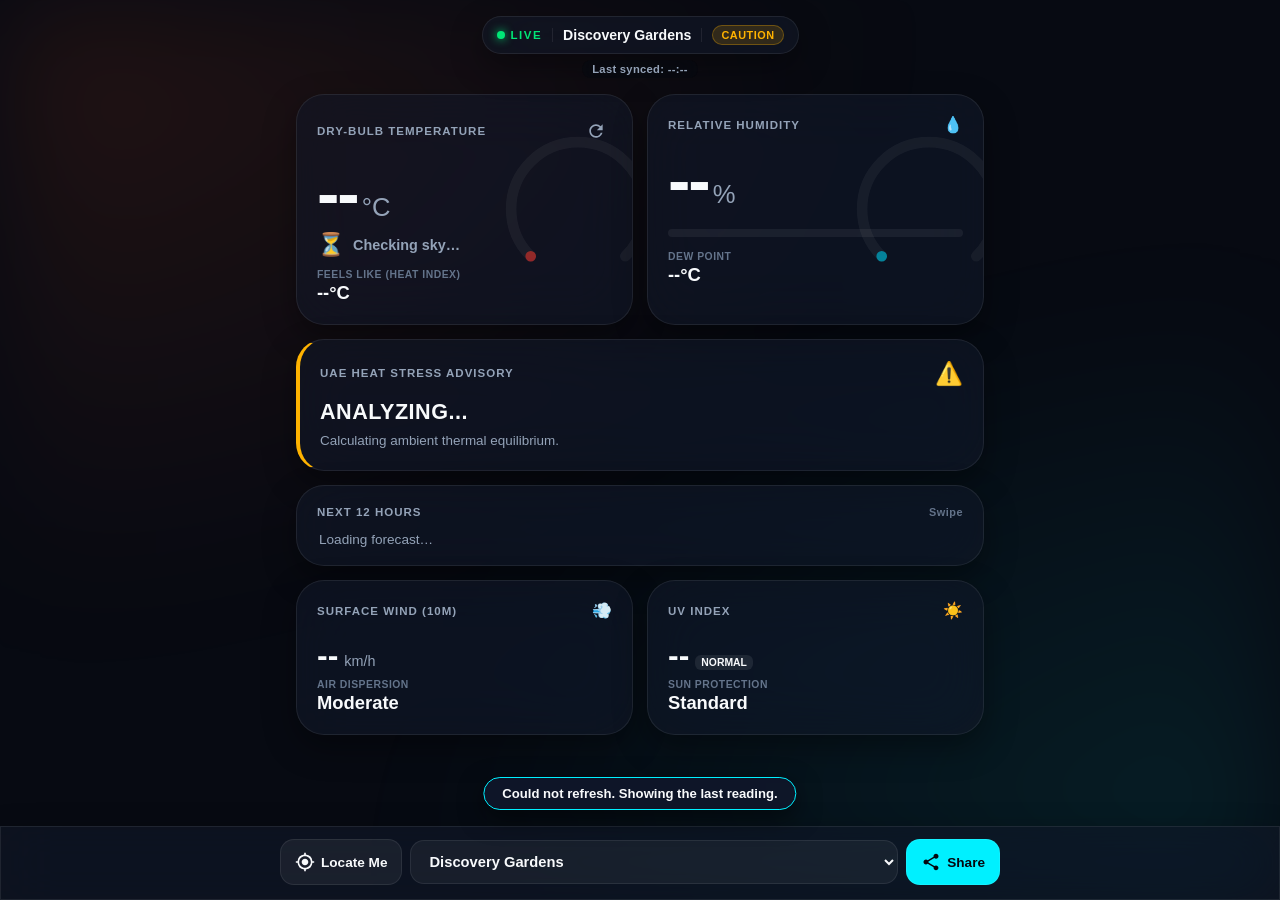
<file: index.html>
<!DOCTYPE html>
<html lang="en">
<head>
  <meta charset="UTF-8">
  <meta name="viewport" content="width=device-width, initial-scale=1.0, viewport-fit=cover">
  <title>Dubai Heat &amp; Humidity Live Tracker | Microclimate Telemetry</title>
  <meta name="description" content="Hyper-local real-time temperature, humidity, and heat index monitor across Dubai streets, highways, Discovery Gardens, and Jebel Ali.">
  <meta name="theme-color" content="#070A12">
  <meta name="apple-mobile-web-app-capable" content="yes">
  <meta name="apple-mobile-web-app-status-bar-style" content="black-translucent">
  <meta name="apple-mobile-web-app-title" content="Dubai Climate">
  <link rel="apple-touch-icon" href="./public/icons/apple-touch-icon.svg">
  <meta property="og:type" content="website">
  <meta property="og:url" content="https://esp046-cyber.github.io/dubai-climate-pwa/">
  <meta property="og:site_name" content="Dubai Heat &amp; Humidity Tracker">
  <meta property="og:title" content="Dubai Live Heat &amp; Humidity Tracker">
  <meta property="og:description" content="Hyper-local real-time temperature, humidity, and apparent heat stress index across Dubai streets, Jebel Ali, Discovery Gardens, and transit belts.">
  <meta property="og:image" content="https://esp046-cyber.github.io/dubai-climate-pwa/public/og-image.png">
  <meta property="og:image:alt" content="Dubai Heat and Humidity Live Tracker Dashboard Graphic">
  <meta name="twitter:card" content="summary_large_image">
  <meta name="twitter:title" content="Dubai Live Heat &amp; Humidity Tracker">
  <meta name="twitter:description" content="Track live microclimates across Dubai streets and major highways.">
  <meta name="twitter:image" content="https://esp046-cyber.github.io/dubai-climate-pwa/public/og-image.png">
  <link rel="manifest" href="./manifest.webmanifest">
  <link rel="icon" type="image/svg+xml" href="./public/favicon.svg">
  <link rel="alternate icon" href="./public/favicon.ico">
  <link rel="stylesheet" href="./src/css/styles.css">
</head>
<body class="theme-ambient">
  <div class="mesh-bg" id="meshBg"></div>

  <aside id="installBanner" class="install-banner hidden">
    <div class="install-banner-content">
      <span class="install-icon">📲</span>
      <div>
        <div style="font-weight: 700; font-size: 0.95rem;">Install Dubai Climate PWA</div>
        <div style="font-size: 0.78rem; color: var(--text-muted);">Quick access for hyper-local street updates</div>
      </div>
    </div>
    <div style="display: flex; gap: 8px;">
      <button id="installDismiss" class="btn btn-secondary" style="padding: 6px 12px; font-size: 0.8rem;">Dismiss</button>
      <button id="installConfirm" class="btn btn-primary" style="padding: 6px 14px; font-size: 0.8rem;">Install</button>
    </div>
  </aside>

  <div class="app-layout">
    <header class="top-capsule-wrapper">
      <div class="top-capsule glass">
        <div class="pulse-indicator"><span class="pulse-dot"></span><span class="live-label">LIVE</span></div>
        <div class="capsule-divider"></div>
        <span id="capsuleLocation" class="capsule-location">Discovery Gardens</span>
        <div class="capsule-divider"></div>
        <div id="capsuleBadge" class="capsule-badge badge-caution">CAUTION</div>
      </div>
      <p id="lastSynced" class="last-synced">Last synced: --:--</p>
    </header>

    <main class="dashboard-container" role="region" aria-label="Live Dubai conditions">
      <section class="bento-card card-hero glass" id="cardTemp">
        <svg class="gauge" viewBox="0 0 100 100" aria-hidden="true" focusable="false">
          <defs><linearGradient id="gaugeHeat" x1="0" y1="1" x2="1" y2="0"><stop offset="0" stop-color="#FFB300"/><stop offset="1" stop-color="#FF1744"/></linearGradient></defs>
          <circle class="gauge-track" cx="50" cy="50" r="44" pathLength="100"/>
          <circle id="gaugeTemp" class="gauge-fill" cx="50" cy="50" r="44" pathLength="100" stroke="url(#gaugeHeat)"/>
        </svg>
        <div class="card-header">
          <span class="card-label">DRY-BULB TEMPERATURE</span>
          <button id="btnRefresh" class="icon-button" aria-label="Refresh telemetry" title="Refresh">
            <svg id="refreshIcon" class="svg-icon" viewBox="0 0 24 24"><path d="M17.65 6.35A7.958 7.958 0 0 0 12 4c-4.42 0-7.99 3.58-7.99 8s3.57 8 7.99 8c3.73 0 6.84-2.55 7.73-6h-2.08A5.99 5.99 0 0 1 12 18c-3.31 0-6-2.69-6-6s2.69-6 6-6c1.66 0 3.14.69 4.22 1.78L13 11h7V4l-2.35 2.35z"/></svg>
          </button>
        </div>
        <div class="hero-metric-wrap"><span id="valTemp" class="hero-number">--</span><span class="hero-unit">°C</span></div>
        <div class="condition"><span id="condIcon" aria-hidden="true">⏳</span><span id="condLabel">Checking sky…</span></div>
        <div class="hero-footer"><span class="sub-metric-label">FEELS LIKE (HEAT INDEX)</span><span id="valFeelsLike" class="sub-metric-value">--°C</span></div>
      </section>

      <section class="bento-card card-humidity glass">
        <svg class="gauge" viewBox="0 0 100 100" aria-hidden="true" focusable="false">
          <defs><linearGradient id="gaugeWet" x1="0" y1="1" x2="1" y2="0"><stop offset="0" stop-color="#00B0FF"/><stop offset="1" stop-color="#00F0FF"/></linearGradient></defs>
          <circle class="gauge-track" cx="50" cy="50" r="44" pathLength="100"/>
          <circle id="gaugeHumid" class="gauge-fill" cx="50" cy="50" r="44" pathLength="100" stroke="url(#gaugeWet)"/>
        </svg>
        <div class="card-header"><span class="card-label">RELATIVE HUMIDITY</span><span class="water-droplet-icon">💧</span></div>
        <div class="hero-metric-wrap"><span id="valHumidity" class="hero-number">--</span><span class="hero-unit">%</span></div>
        <div class="progress-bar-bg"><div id="barHumidity" class="progress-bar-fill" style="width: 0%;"></div></div>
        <div class="hero-footer" style="margin-top: 14px;"><span class="sub-metric-label">DEW POINT</span><span id="valDewPoint" class="sub-metric-value">--°C</span></div>
      </section>

      <section class="bento-card card-warning glass" id="cardStress">
        <div class="card-header"><span class="card-label">UAE HEAT STRESS ADVISORY</span><span id="stressIcon" style="font-size: 1.4rem;">⚠️</span></div>
        <div id="stressLevel" class="stress-title">ANALYZING...</div>
        <p id="stressDesc" class="stress-description">Calculating ambient thermal equilibrium.</p>
      </section>

      <section class="bento-card card-hourly glass" aria-label="Next 12 hours forecast">
        <div class="card-header"><span class="card-label">NEXT 12 HOURS</span><span class="card-hint">Swipe</span></div>
        <div id="hourlyScroll" class="hourly-scroll" role="list" tabindex="0" aria-label="Hourly forecast, scrollable"><p class="hourly-empty">Loading forecast…</p></div>
      </section>

      <section class="bento-card card-secondary glass">
        <div class="card-header"><span class="card-label">SURFACE WIND (10M)</span><span>💨</span></div>
        <div class="metric-row"><span id="valWind" class="secondary-number">--</span><span class="secondary-unit">km/h</span></div>
        <div class="hero-footer" style="margin-top: auto;"><span class="sub-metric-label">AIR DISPERSION</span><span id="valDispersion" class="sub-metric-value">Moderate</span></div>
      </section>

      <section class="bento-card card-secondary glass">
        <div class="card-header"><span class="card-label">UV INDEX</span><span>☀️</span></div>
        <div class="metric-row"><span id="valUv" class="secondary-number">--</span><span id="badgeUv" class="status-pill-sub">NORMAL</span></div>
        <div class="hero-footer" style="margin-top: auto;"><span class="sub-metric-label">SUN PROTECTION</span><span id="valUvGuidance" class="sub-metric-value">Standard</span></div>
      </section>
    </main>
    <p id="srStatus" class="sr-only" aria-live="polite"></p>

    <nav class="bottom-nav-bar glass">
      <div class="bottom-actions-container">
        <button id="btnGeo" class="btn btn-floating" aria-label="Use Current Street / GPS">
          <svg class="svg-icon" viewBox="0 0 24 24"><path d="M12 8c-2.21 0-4 1.79-4 4s1.79 4 4 4 4-1.79 4-4-1.79-4-4-4zm8.94 3A8.994 8.994 0 0 0 13 3.06V1h-2v2.06A8.994 8.994 0 0 0 3.06 11H1v2h2.06A8.994 8.994 0 0 0 11 20.94V23h2v-2.06A8.994 8.994 0 0 0 20.94 13H23v-2h-2.06zM12 19c-3.87 0-7-3.13-7-7s3.13-7 7-7 7 3.13 7 7-3.13 7-7 7z"/></svg>
          <span>Locate Me</span>
        </button>
        <div class="location-select-wrap"><select id="selectLocation" class="custom-select" aria-label="Select Dubai District"></select></div>
        <button id="btnShare" class="btn btn-floating btn-share" aria-label="Share telemetry report">
          <svg class="svg-icon" viewBox="0 0 24 24"><path d="M18 16.08c-.76 0-1.44.3-1.96.77L8.91 12.7c.05-.23.09-.46.09-.7s-.04-.47-.09-.7l7.05-4.11c.54.5 1.25.81 2.04.81 1.66 0 3-1.34 3-3s-1.34-3-3-3-3 1.34-3 3c0 .24.04.47.09.7L8.04 9.81C7.5 9.31 6.79 9 6 9c-1.66 0-3 1.34-3 3s1.34 3 3 3c.79 0 1.5-.31 2.04-.81l7.12 4.16c-.05.21-.08.43-.08.65 0 1.61 1.31 2.92 2.92 2.92 1.61 0 2.92-1.31 2.92-2.92s-1.31-2.92-2.92-2.92z"/></svg>
          <span>Share</span>
        </button>
      </div>
    </nav>
  </div>

  <div id="pullIndicator" class="pull-indicator" aria-hidden="true"><svg class="svg-icon" viewBox="0 0 24 24"><path d="M17.65 6.35A7.958 7.958 0 0 0 12 4c-4.42 0-7.99 3.58-7.99 8s3.57 8 7.99 8c3.73 0 6.84-2.55 7.73-6h-2.08A5.99 5.99 0 0 1 12 18c-3.31 0-6-2.69-6-6s2.69-6 6-6c1.66 0 3.14.69 4.22 1.78L13 11h7V4l-2.35 2.35z"/></svg></div>

  <div id="toast" class="toast-capsule hidden">Copied to clipboard</div>

  <script src="./src/js/locations.js"></script>
  <script src="./src/js/weather-api.js"></script>
  <script src="./src/js/share.js"></script>
  <script src="./src/js/app.js"></script>
</body>
</html>
</file>
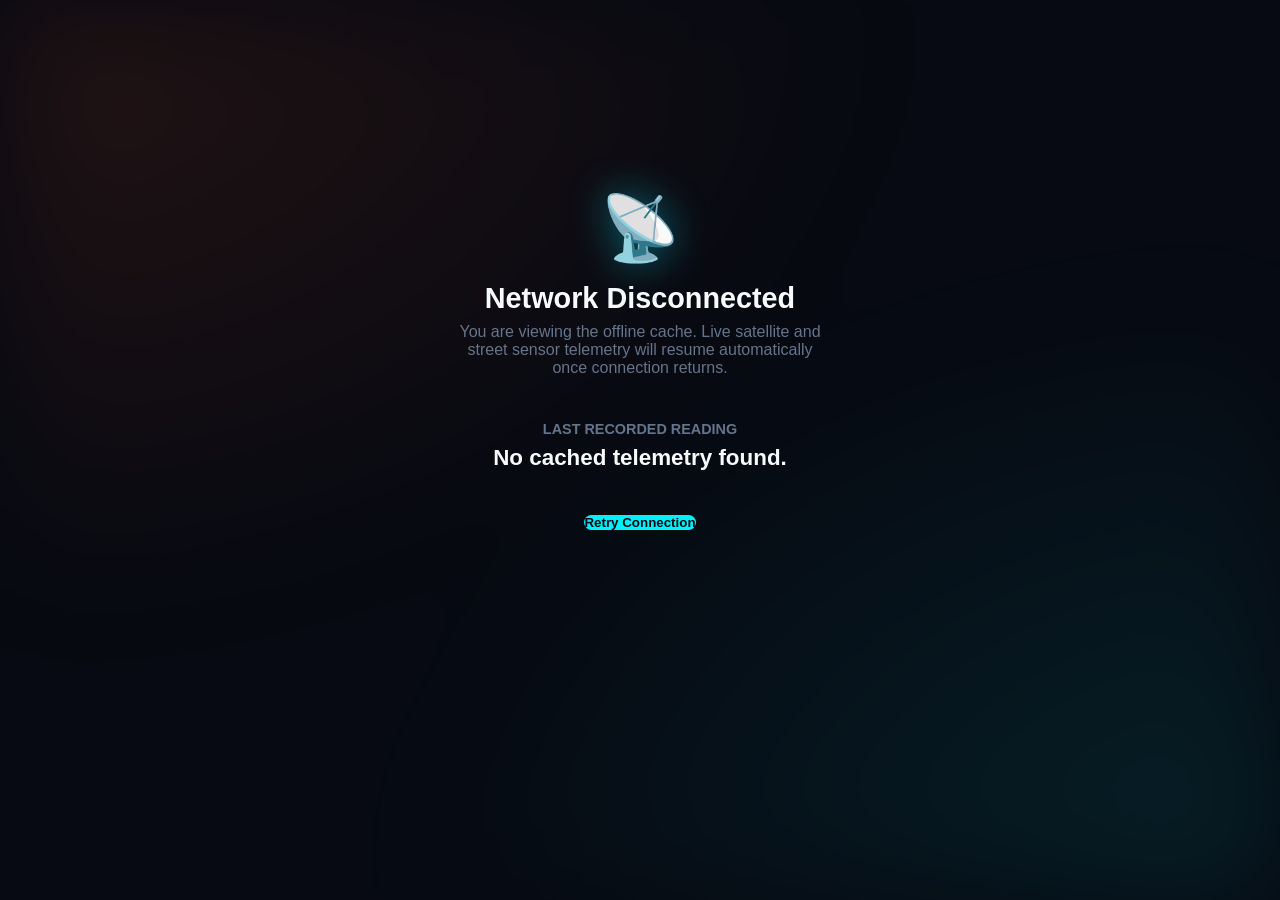
<file: offline.html>
<!DOCTYPE html>
<html lang="en">
<head>
  <meta charset="UTF-8">
  <meta name="viewport" content="width=device-width, initial-scale=1.0, viewport-fit=cover">
  <title>Offline | Dubai Heat &amp; Humidity Tracker</title>
  <link rel="stylesheet" href="./src/css/styles.css">
  <style>
    .offline-container { display: flex; flex-direction: column; align-items: center; justify-content: center; min-height: 80vh; text-align: center; padding: 24px; }
    .offline-icon { font-size: 64px; margin-bottom: 16px; filter: drop-shadow(0 0 20px rgba(0, 229, 255, 0.4)); }
  </style>
</head>
<body class="theme-ambient">
  <div class="mesh-bg"></div>
  <main class="offline-container">
    <div class="offline-icon">📡</div>
    <h1 style="font-size: 1.8rem; margin-bottom: 8px;">Network Disconnected</h1>
    <p style="color: var(--text-muted); max-width: 380px; margin-bottom: 24px;">
      You are viewing the offline cache. Live satellite and street sensor telemetry will resume automatically once connection returns.
    </p>
    <div class="bento-card" style="width: 100%; max-width: 400px; margin-bottom: 24px;">
      <h3 style="color: var(--text-muted); font-size: 0.9rem; margin-bottom: 8px;">LAST RECORDED READING</h3>
      <div id="offline-saved-metric" style="font-size: 1.4rem; font-weight: 700;">Loading cached data...</div>
    </div>
    <button class="btn btn-primary" onclick="window.location.reload();">Retry Connection</button>
  </main>
  <script>
    const cached = localStorage.getItem('dubai_last_weather');
    if (cached) {
      try {
        const data = JSON.parse(cached);
        document.getElementById('offline-saved-metric').innerHTML = `
          ${data.locationName}<br>
          <span style="color: var(--accent-orange); font-size: 2.2rem;">${data.temp}°C</span>
          <span style="color: var(--accent-cyan); font-size: 1.4rem; margin-left: 12px;">💧 ${data.humidity}%</span>
        `;
      } catch (e) {
        document.getElementById('offline-saved-metric').innerText = 'No cached telemetry found.';
      }
    } else {
      document.getElementById('offline-saved-metric').innerText = 'No cached telemetry found.';
    }
  </script>
</body>
</html>
</file>
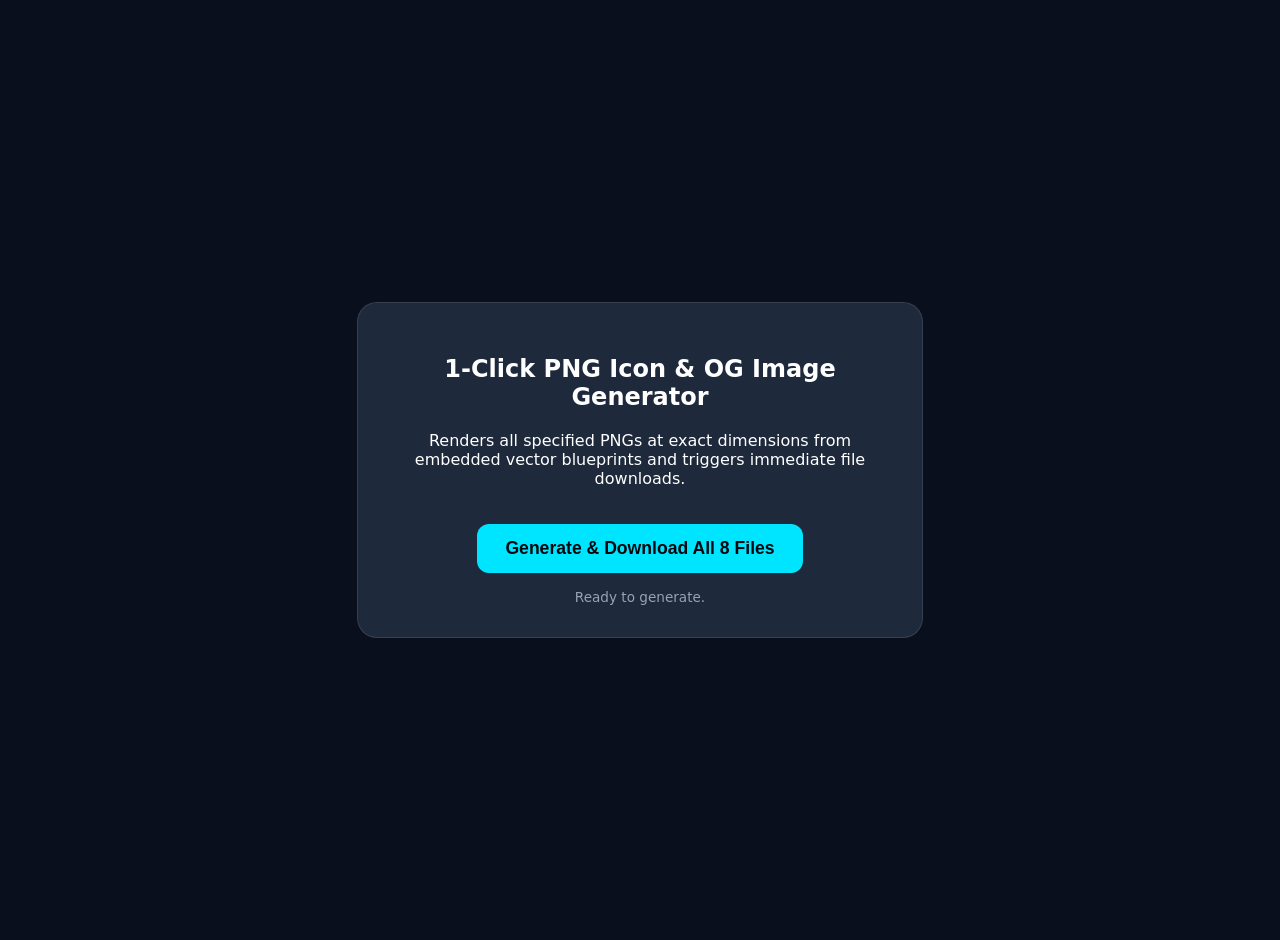
<file: scripts/generate-png-assets.html>
<!DOCTYPE html>
<html lang="en">
<head>
  <meta charset="UTF-8">
  <title>Dubai Climate PWA — 1-Click PNG Asset Generator</title>
  <style>
    body { font-family: system-ui, sans-serif; background: #0A0F1D; color: #FFF; display: flex; flex-direction: column; align-items: center; justify-content: center; min-height: 100vh; margin: 0; padding: 20px; text-align: center; }
    .box { background: #1E293B; padding: 32px; border-radius: 20px; border: 1px solid rgba(255,255,255,0.1); max-width: 500px; }
    button { background: #00E5FF; color: #05070E; border: none; padding: 14px 28px; font-size: 1.1rem; font-weight: 800; border-radius: 12px; cursor: pointer; margin-top: 20px; }
    button:hover { background: #33ECFF; }
    #log { margin-top: 16px; font-size: 0.85rem; color: #94A3B8; }
  </style>
</head>
<body>
  <div class="box">
    <h2>1-Click PNG Icon &amp; OG Image Generator</h2>
    <p>Renders all specified PNGs at exact dimensions from embedded vector blueprints and triggers immediate file downloads.</p>
    <button id="btnGen">Generate &amp; Download All 8 Files</button>
    <div id="log">Ready to generate.</div>
  </div>
  <canvas id="cvs" style="display: none;"></canvas>
  <script>
    const ASSETS = [
      { name: "favicon-16x16.png", width: 16, height: 16, draw: drawIcon },
      { name: "favicon-32x32.png", width: 32, height: 32, draw: drawIcon },
      { name: "apple-touch-icon.png", width: 180, height: 180, draw: drawIcon },
      { name: "icon-192.png", width: 192, height: 192, draw: drawIcon },
      { name: "icon-512.png", width: 512, height: 512, draw: drawIcon },
      { name: "icon-maskable-192.png", width: 192, height: 192, draw: drawMaskable },
      { name: "icon-maskable-512.png", width: 512, height: 512, draw: drawMaskable },
      { name: "og-image.png", width: 1200, height: 630, draw: drawOgImage }
    ];

    function drawIcon(ctx, w, h) {
      ctx.fillStyle = "#0A0F1D";
      ctx.fillRect(0, 0, w, h);
      const scale = w / 100;
      ctx.fillStyle = "#FF5722";
      ctx.beginPath();
      ctx.arc(40 * scale, 65 * scale, 14 * scale, 0, Math.PI * 2);
      ctx.fill();
      ctx.fillRect(34 * scale, 25 * scale, 12 * scale, 40 * scale);
      ctx.beginPath();
      ctx.arc(40 * scale, 25 * scale, 6 * scale, 0, Math.PI * 2);
      ctx.fill();
      ctx.fillStyle = "#00E5FF";
      ctx.beginPath();
      ctx.arc(68 * scale, 62 * scale, 12 * scale, 0, Math.PI * 2);
      ctx.fill();
      ctx.beginPath();
      ctx.moveTo(56 * scale, 62 * scale);
      ctx.lineTo(68 * scale, 40 * scale);
      ctx.lineTo(80 * scale, 62 * scale);
      ctx.fill();
    }

    function drawMaskable(ctx, w, h) {
      ctx.fillStyle = "#0A0F1D";
      ctx.fillRect(0, 0, w, h);
      ctx.save();
      ctx.translate(w * 0.1, h * 0.1);
      ctx.scale(0.8, 0.8);
      drawIcon(ctx, w, h);
      ctx.restore();
    }

    function drawOgImage(ctx, w, h) {
      const grad = ctx.createLinearGradient(0, 0, w, h);
      grad.addColorStop(0, "#050811");
      grad.addColorStop(0.5, "#0B132B");
      grad.addColorStop(1, "#170F1C");
      ctx.fillStyle = grad;
      ctx.fillRect(0, 0, w, h);
      ctx.fillStyle = "#111827";
      ctx.beginPath();
      ctx.moveTo(0, 630);
      ctx.lineTo(0, 520);
      ctx.lineTo(140, 480);
      ctx.lineTo(300, 420);
      ctx.lineTo(480, 500);
      ctx.lineTo(605, 120);
      ctx.lineTo(720, 460);
      ctx.lineTo(880, 430);
      ctx.lineTo(1200, 560);
      ctx.lineTo(1200, 630);
      ctx.fill();
      ctx.fillStyle = "#00E5FF";
      ctx.font = "bold 26px system-ui";
      ctx.fillText("DUBAI MICROCLIMATE TELEMETRY", 100, 160);
      ctx.fillStyle = "#FFFFFF";
      ctx.font = "bold 58px system-ui";
      ctx.fillText("Live Heat & Humidity Tracker", 100, 230);
      ctx.fillStyle = "#94A3B8";
      ctx.font = "30px system-ui";
      ctx.fillText("Jebel Ali • Discovery Gardens • SZR • E311 • E611", 100, 310);
    }

    document.getElementById('btnGen').addEventListener('click', async () => {
      const cvs = document.getElementById('cvs');
      const ctx = cvs.getContext('2d');
      const log = document.getElementById('log');
      for (let i = 0; i < ASSETS.length; i++) {
        const item = ASSETS[i];
        cvs.width = item.width;
        cvs.height = item.height;
        ctx.clearRect(0, 0, item.width, item.height);
        item.draw(ctx, item.width, item.height);
        const dataUrl = cvs.toDataURL("image/png");
        const a = document.createElement('a');
        a.href = dataUrl;
        a.download = item.name;
        document.body.appendChild(a);
        a.click();
        document.body.removeChild(a);
        log.textContent = `Generated & downloaded (${i + 1}/${ASSETS.length}): ${item.name}`;
        await new Promise(r => setTimeout(r, 250));
      }
      log.textContent = "All 8 files downloaded. Copy PNG icons to /public/icons/ and og-image.png to /public/";
    });
  </script>
</body>
</html>
</file>
<file: src/css/styles.css>
:root {
  --bg-core: #070A12; --panel-bg: rgba(18, 24, 38, 0.65); --panel-border: rgba(255, 255, 255, 0.08); --panel-highlight: rgba(255, 255, 255, 0.03);
  --text-primary: #F8FAFC; --text-secondary: #94A3B8; --text-muted: #64748B;
  --accent-cyan: #00F0FF; --accent-orange: #FF5722; --accent-amber: #FFB300; --accent-danger: #FF1744; --accent-safe: #00E676;
  --radius-xl: 28px; --radius-lg: 20px; --radius-md: 14px; --radius-pill: 9999px;
  --font-main: -apple-system, BlinkMacSystemFont, "SF Pro Display", "Segoe UI", Roboto, sans-serif;
  --transition-fluid: all 0.4s cubic-bezier(0.16, 1, 0.3, 1);
}
*, *::before, *::after { box-sizing: border-box; margin: 0; padding: 0; -webkit-tap-highlight-color: transparent; }
body { font-family: var(--font-main); background-color: var(--bg-core); color: var(--text-primary); min-height: 100vh; min-height: 100dvh; overflow-x: hidden; position: relative; font-variant-numeric: tabular-nums; -webkit-font-smoothing: antialiased; }
.mesh-bg { position: fixed; inset: 0; z-index: -1; background: radial-gradient(at 0% 0%, rgba(255, 87, 34, 0.12) 0px, transparent 50%), radial-gradient(at 100% 100%, rgba(0, 240, 255, 0.10) 0px, transparent 50%); filter: blur(60px); transition: var(--transition-fluid); pointer-events: none; }
.glass { background: var(--panel-bg); backdrop-filter: blur(28px) saturate(190%); -webkit-backdrop-filter: blur(28px) saturate(190%); border: 1px solid var(--panel-border); box-shadow: 0 12px 32px 0 rgba(0, 0, 0, 0.37); }
.app-layout { max-width: 720px; margin: 0 auto; padding: 16px 16px calc(130px + env(safe-area-inset-bottom)) 16px; display: flex; flex-direction: column; gap: 16px; }
.top-capsule-wrapper { display: flex; flex-direction: column; align-items: center; gap: 6px; position: sticky; top: 12px; z-index: 40; }
.top-capsule { display: inline-flex; align-items: center; gap: 10px; max-width: 100%; min-width: 0; padding: 8px 14px; border-radius: var(--radius-pill); }
.pulse-indicator { display: flex; align-items: center; gap: 6px; }
.pulse-dot { width: 8px; height: 8px; background-color: var(--accent-safe); border-radius: 50%; box-shadow: 0 0 10px var(--accent-safe); animation: pulseLive 2s infinite; }
@keyframes pulseLive { 0% { transform: scale(0.95); opacity: 0.8; } 50% { transform: scale(1.3); opacity: 1; } 100% { transform: scale(0.95); opacity: 0.8; } }
.live-label { font-size: 0.72rem; font-weight: 800; letter-spacing: 1.5px; color: var(--accent-safe); }
.capsule-divider { width: 1px; height: 14px; background: var(--panel-border); }
.capsule-location { font-size: 0.88rem; font-weight: 600; flex: 0 1 auto; min-width: 0; white-space: nowrap; overflow: hidden; text-overflow: ellipsis; }
.capsule-badge, .pulse-indicator { flex-shrink: 0; white-space: nowrap; }
.last-synced { font-size: 0.7rem; font-weight: 600; letter-spacing: 0.3px; color: var(--text-secondary); padding: 3px 10px; border-radius: var(--radius-pill); background: rgba(7, 10, 18, 0.55); backdrop-filter: blur(12px); -webkit-backdrop-filter: blur(12px); }
.condition { display: flex; align-items: center; gap: 8px; margin: -4px 0 12px; font-size: 0.9rem; font-weight: 600; color: var(--text-secondary); }
#condIcon { font-size: 1.4rem; line-height: 1; }
.capsule-badge { font-size: 0.68rem; font-weight: 800; padding: 3px 8px; border-radius: var(--radius-pill); letter-spacing: 0.5px; }
.badge-safe { background: rgba(0, 230, 118, 0.15); color: var(--accent-safe); border: 1px solid rgba(0, 230, 118, 0.3); }
.badge-caution { background: rgba(255, 179, 0, 0.15); color: var(--accent-amber); border: 1px solid rgba(255, 179, 0, 0.3); }
.badge-danger { background: rgba(255, 23, 68, 0.15); color: var(--accent-danger); border: 1px solid rgba(255, 23, 68, 0.3); }
.dashboard-container { display: grid; grid-template-columns: repeat(2, 1fr); gap: 14px; }
.bento-card { border-radius: var(--radius-xl); padding: 20px; display: flex; flex-direction: column; position: relative; overflow: hidden; }
.card-hero { grid-column: span 1; }
.card-humidity { grid-column: span 1; }
.card-warning { grid-column: span 2; border-left: 4px solid var(--accent-amber); }
.card-secondary { grid-column: span 1; }
.card-header { display: flex; justify-content: space-between; align-items: center; margin-bottom: 12px; }
.card-label { font-size: 0.72rem; font-weight: 700; letter-spacing: 1px; color: var(--text-secondary); }
.hero-metric-wrap { display: flex; align-items: baseline; gap: 4px; margin-bottom: 12px; }
.hero-number { font-size: clamp(3.2rem, 9vw, 4.2rem); font-weight: 800; line-height: 1; letter-spacing: -2px; }
.hero-unit { font-size: 1.6rem; font-weight: 400; color: var(--text-secondary); }
.hero-footer { display: flex; flex-direction: column; gap: 2px; }
.sub-metric-label { font-size: 0.65rem; font-weight: 700; color: var(--text-muted); letter-spacing: 0.5px; }
.sub-metric-value { font-size: 1.15rem; font-weight: 700; color: var(--text-primary); }
.metric-row { display: flex; align-items: baseline; gap: 6px; margin: 6px 0; }
.secondary-number { font-size: 2rem; font-weight: 800; line-height: 1.1; }
.secondary-unit { font-size: 0.9rem; color: var(--text-secondary); }
.status-pill-sub { font-size: 0.65rem; font-weight: 700; padding: 2px 6px; border-radius: 6px; background: rgba(255, 255, 255, 0.08); }
.progress-bar-bg { width: 100%; height: 8px; background: rgba(255, 255, 255, 0.06); border-radius: 4px; overflow: hidden; margin-top: 4px; }
.progress-bar-fill { height: 100%; background: linear-gradient(90deg, #00B0FF, #00F0FF); border-radius: 4px; transition: width 0.8s cubic-bezier(0.16, 1, 0.3, 1); }
.stress-title { font-size: 1.35rem; font-weight: 800; letter-spacing: 0.5px; margin-bottom: 6px; }
.stress-description { font-size: 0.84rem; color: var(--text-secondary); line-height: 1.45; }
.icon-button { background: transparent; border: none; cursor: pointer; color: var(--text-secondary); padding: 6px; border-radius: 50%; display: flex; align-items: center; justify-content: center; transition: var(--transition-fluid); }
.icon-button:hover { color: var(--text-primary); background: rgba(255, 255, 255, 0.06); }
.svg-icon { width: 20px; height: 20px; fill: currentColor; }
.rotating { animation: spin 0.8s linear infinite; }
@keyframes spin { 100% { transform: rotate(360deg); } }
.bottom-nav-bar { position: fixed; bottom: 0; left: 0; right: 0; z-index: 50; padding: 12px 16px; padding-bottom: max(14px, env(safe-area-inset-bottom)); border-top: 1px solid var(--panel-border); }
.bottom-actions-container { max-width: 720px; margin: 0 auto; display: flex; align-items: center; gap: 8px; }
.btn-floating { flex-shrink: 0; }
.location-select-wrap { flex: 1 1 0; min-width: 0; }
.custom-select { width: 100%; min-width: 0; text-overflow: ellipsis; white-space: nowrap; overflow: hidden; background: rgba(255, 255, 255, 0.05); color: var(--text-primary); border: 1px solid var(--panel-border); padding: 12px 14px; border-radius: var(--radius-md); font-size: 0.92rem; font-weight: 600; outline: none; cursor: pointer; }
.custom-select option { background-color: #0F172A; color: #FFF; }
.btn { display: inline-flex; align-items: center; justify-content: center; gap: 6px; border-radius: var(--radius-md); border: none; font-weight: 700; cursor: pointer; transition: var(--transition-fluid); white-space: nowrap; }
.btn:active { transform: scale(0.96); }
.btn-floating { background: rgba(255, 255, 255, 0.06); color: var(--text-primary); border: 1px solid var(--panel-border); padding: 12px 14px; font-size: 0.85rem; }
.btn-share { background: var(--accent-cyan); color: #05070E; }
.btn-primary { background: var(--accent-cyan); color: #05070E; }
.btn-secondary { background: rgba(255, 255, 255, 0.08); color: var(--text-primary); }
.install-banner { background: var(--panel-bg); border: 1px solid var(--panel-border); border-radius: var(--radius-lg); padding: 12px 16px; display: flex; align-items: center; justify-content: space-between; backdrop-filter: blur(20px); margin-bottom: 8px; }
.install-banner-content { display: flex; align-items: center; gap: 12px; }
.install-icon { font-size: 1.6rem; }
.toast-capsule { position: fixed; bottom: 90px; left: 50%; transform: translateX(-50%); background: rgba(15, 23, 42, 0.95); border: 1px solid var(--accent-cyan); color: var(--text-primary); padding: 8px 18px; border-radius: var(--radius-pill); font-size: 0.82rem; font-weight: 700; z-index: 100; box-shadow: 0 8px 24px rgba(0, 0, 0, 0.5); pointer-events: none; transition: opacity 0.3s ease; }
.hidden { display: none !important; }
@media (max-width: 480px) {
  .dashboard-container { grid-template-columns: repeat(2, 1fr); gap: 12px; }
  .card-hero, .card-humidity, .card-warning { grid-column: span 2; }
  .card-secondary { grid-column: span 1; padding: 16px; }
  .hero-number { font-size: 3.6rem; }
  .secondary-number { font-size: 1.7rem; }
  .btn-floating span { display: none; }
  .btn-floating { width: 48px; height: 48px; padding: 0; }
  .custom-select { padding: 12px 10px; font-size: 0.88rem; }
}

/* ==========================================================================
   v4 polish: gauges, hourly slider, thermal alert, pull-to-refresh
   ========================================================================== */
body { overscroll-behavior-y: contain; }
.sr-only { position: absolute; width: 1px; height: 1px; padding: 0; margin: -1px; overflow: hidden; clip: rect(0, 0, 0, 0); white-space: nowrap; border: 0; }
.bento-card > :not(.gauge) { position: relative; z-index: 1; }

/* Radial gauges */
.gauge { position: absolute; right: -22px; top: 50%; width: 152px; height: 152px; transform: translateY(-50%) rotate(135deg); opacity: 0.55; pointer-events: none; z-index: 0; }
.gauge circle { fill: none; stroke-width: 7; stroke-linecap: round; }
.gauge-track { stroke: rgba(255, 255, 255, 0.09); stroke-dasharray: 75 100; }
.gauge-fill { stroke-dasharray: 0 100; transition: stroke-dasharray 0.9s cubic-bezier(0.16, 1, 0.3, 1); }

/* Hourly slider */
.card-hourly { grid-column: span 2; padding-bottom: 12px; }
.card-hint { font-size: 0.68rem; font-weight: 700; color: var(--text-muted); letter-spacing: 0.5px; }
.hourly-scroll { display: flex; gap: 10px; overflow-x: auto; scroll-snap-type: x proximity; -webkit-overflow-scrolling: touch; scrollbar-width: none; padding: 2px 18px 6px 2px; margin-right: -4px; -webkit-mask-image: linear-gradient(to right, #000 calc(100% - 28px), transparent); mask-image: linear-gradient(to right, #000 calc(100% - 28px), transparent); }
.hourly-scroll::-webkit-scrollbar { display: none; }
.hourly-scroll:focus-visible { outline: 2px solid var(--accent-cyan); outline-offset: 3px; border-radius: var(--radius-md); }
.hourly-empty { font-size: 0.85rem; color: var(--text-secondary); }
.hour-pill { flex: 0 0 auto; min-width: 70px; display: flex; flex-direction: column; align-items: center; gap: 7px; padding: 10px 8px; border-radius: var(--radius-lg); background: rgba(255, 255, 255, 0.05); border: 1px solid var(--panel-border); scroll-snap-align: start; }
.hour-time { font-size: 0.72rem; font-weight: 700; color: var(--text-secondary); white-space: nowrap; }
.hour-icon { font-size: 1.45rem; line-height: 1; }
.hour-temp { font-size: 0.95rem; font-weight: 800; padding: 3px 9px; border-radius: var(--radius-pill); font-variant-numeric: tabular-nums; }
.hour-rh { font-size: 0.72rem; font-weight: 600; color: var(--accent-cyan); font-variant-numeric: tabular-nums; }
.heat-low { background: rgba(0, 230, 118, 0.15); color: var(--accent-safe); border: 1px solid rgba(0, 230, 118, 0.3); }
.heat-mid { background: rgba(255, 179, 0, 0.15); color: var(--accent-amber); border: 1px solid rgba(255, 179, 0, 0.3); }
.heat-high { background: rgba(255, 45, 110, 0.18); color: #FF5C8A; border: 1px solid rgba(255, 45, 110, 0.4); }

/* Active thermal alert */
@keyframes alertGlow {
  0%, 100% { box-shadow: 0 12px 32px 0 rgba(0, 0, 0, 0.37), 0 0 10px rgba(255, 23, 68, 0.15); }
  50% { box-shadow: 0 12px 32px 0 rgba(0, 0, 0, 0.37), 0 0 24px rgba(255, 23, 68, 0.35); }
}
@keyframes iconAlert {
  0%, 60%, 100% { transform: scale(1) rotate(0); }
  15% { transform: scale(1.2) rotate(-9deg); }
  30% { transform: scale(1.2) rotate(9deg); }
  45% { transform: scale(1.15) rotate(-6deg); }
}
.card-warning.alert-active { animation: alertGlow 2.4s ease-in-out infinite; border-color: rgba(255, 23, 68, 0.45); background: linear-gradient(135deg, rgba(255, 23, 68, 0.14), var(--panel-bg) 70%); }
.icon-alert { display: inline-block; animation: iconAlert 2.4s ease-in-out infinite; }

/* Pull to refresh */
.pull-indicator { position: fixed; left: 50%; top: calc(env(safe-area-inset-top) + 84px); width: 42px; height: 42px; display: grid; place-items: center; border-radius: 50%; background: var(--panel-bg); border: 1px solid var(--panel-border); backdrop-filter: blur(20px); -webkit-backdrop-filter: blur(20px); color: var(--text-secondary); z-index: 45; opacity: 0; transform: translate(-50%, -50px); pointer-events: none; transition: transform 0.4s cubic-bezier(0.16, 1, 0.3, 1), opacity 0.25s ease, color 0.2s ease; }
.pull-indicator.dragging { transition: none; }
.pull-indicator.ready { color: var(--accent-cyan); border-color: var(--accent-cyan); }
.pull-indicator.loading { opacity: 1; transform: translate(-50%, 20px); color: var(--accent-cyan); }
.pull-indicator.loading svg { animation: spin 0.8s linear infinite; }

@media (prefers-reduced-motion: reduce) {
  .card-warning.alert-active, .icon-alert, .pulse-dot { animation: none; }
  .gauge-fill, .progress-bar-fill, .pull-indicator { transition: none; }
}
</file>
